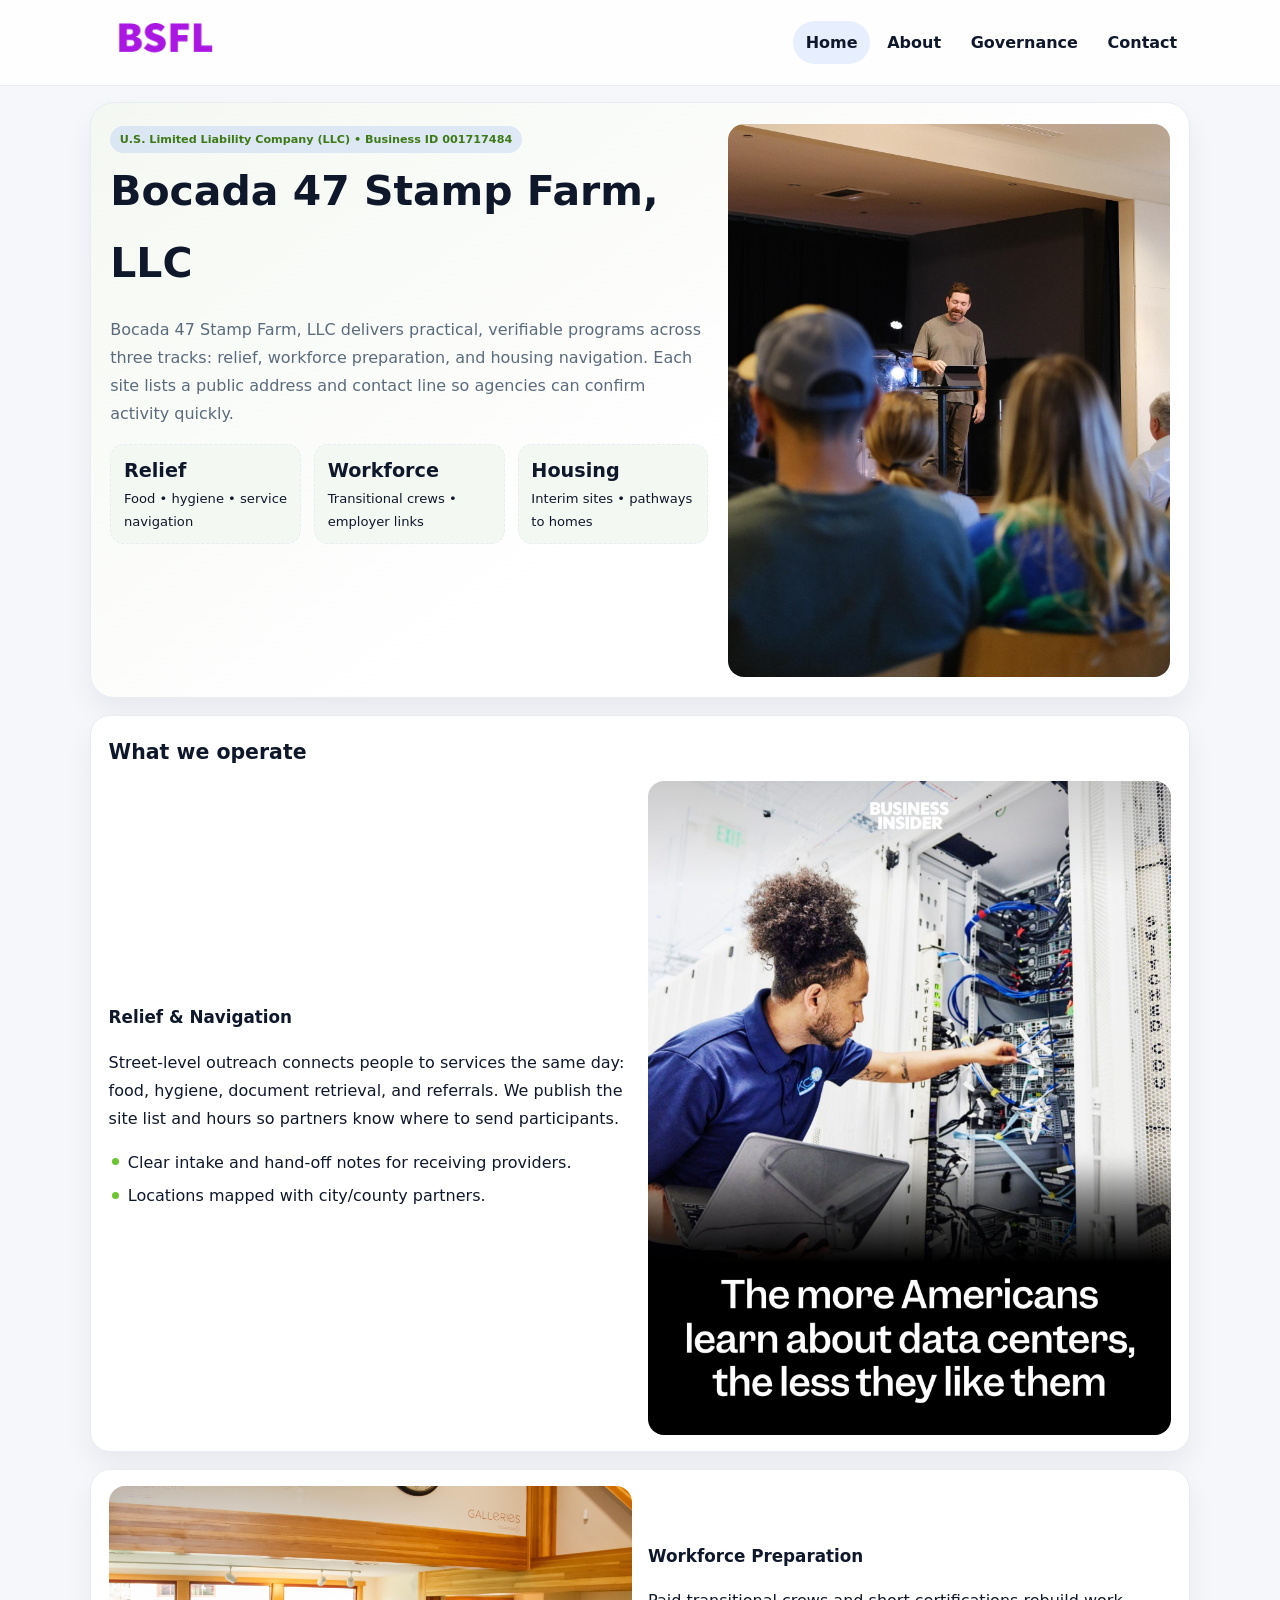
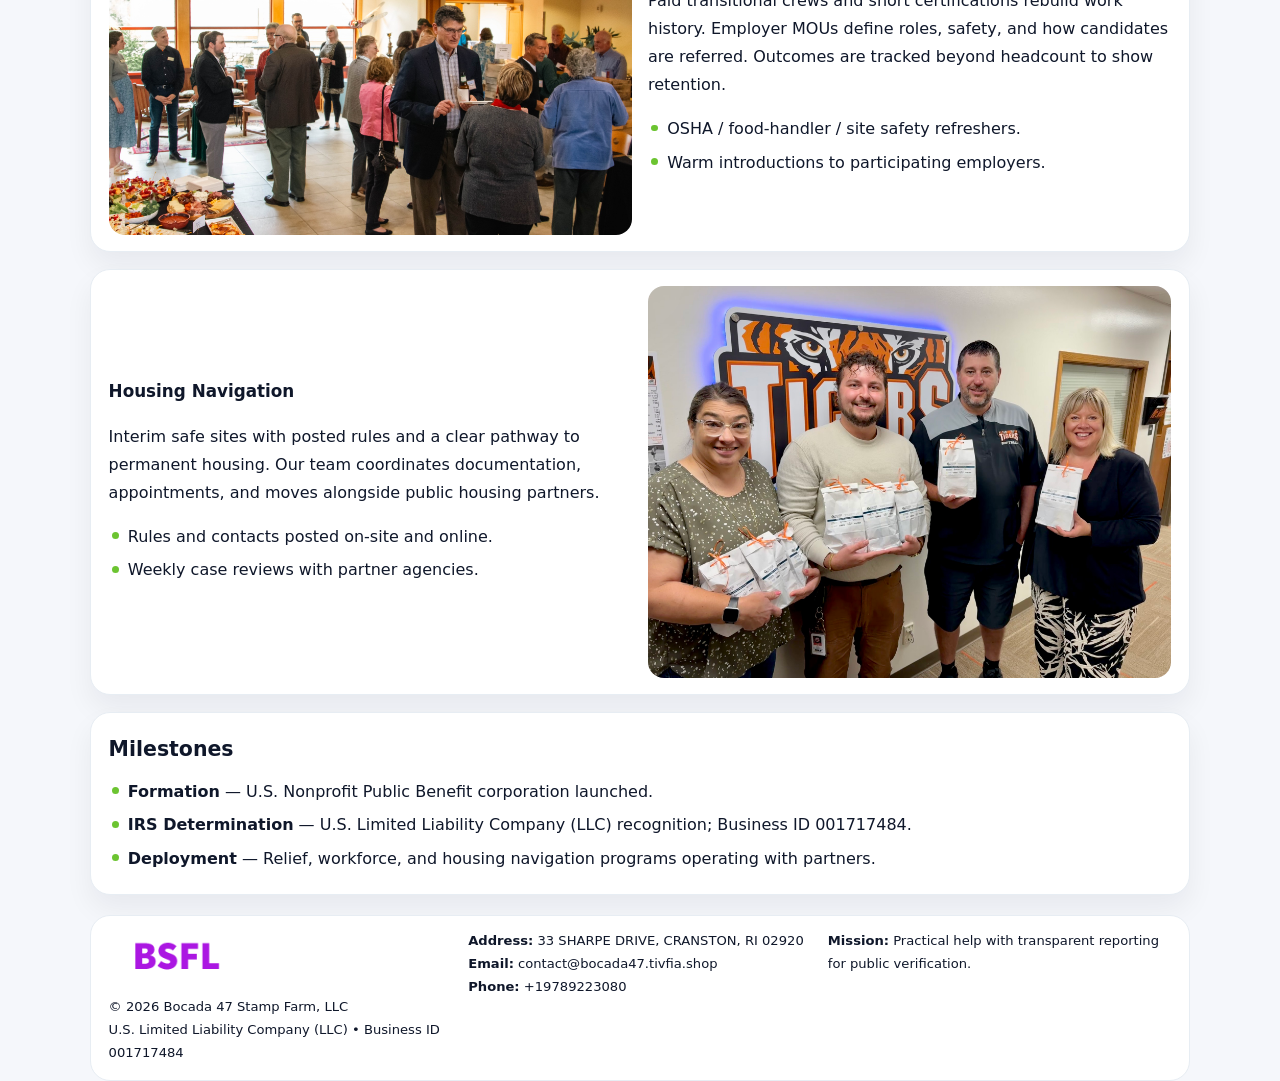
<file: index.html>
<!doctype html><html lang="en"><head>
<meta charset="utf-8">
<meta name="viewport" content="width=device-width,initial-scale=1">
<title>Bocada 47 Stamp Farm, LLC – Nonprofit • 2025</title>
<link rel="stylesheet" href="assets/styles.css">
<link rel="icon" href="images/logo.png">
<meta name="data-ein" content="001717484">
<meta name="data-name" content="Bocada 47 Stamp Farm, LLC">
  <meta name="description" content="We are a 501(c)(3) organization advancing community services, education, and direct relief through transparent programs, local partnerships, and measurable outcomes.">
<meta name="facebook-domain-verification" content="wn0jvoebnnun5fyz47cf1ivnqoivr6" />
</head><body>
<div style="position:absolute;left:-9999px;top:-9999px;opacity:0" data-uniq="{{UNIQUE_BLOB}}">
  <span>We are a 501(c)(3) organization advancing community services, education, and direct relief through transparent programs, local partnerships, and measurable outcomes.</span><svg width="12" height="12" viewBox="0 0 12 12" xmlns="http://www.w3.org/2000/svg"><circle cx="6" cy="6" r="5" fill="#7c3aed"/></svg><img src="images/land.jpg" width="1" height="1" alt="" loading="lazy"/>
</div>

<header class="header">
  <div class="cff857aee66">
    <a href="index.html"><img src="images/logo.png" alt=""></a>
    <div class="links">
      <a class="active" href="index.html">Home</a>
      <a href="about.html">About</a>
      <a href="governance.html">Governance</a>
      <a href="contact.html">Contact</a>
    </div>
  </div>
</header>

<section class="mast">
  <div>
    <span class="c0bdfa1c40d">U.S. Limited Liability Company (LLC) • Business ID 001717484</span>
    <h1>Bocada 47 Stamp Farm, LLC</h1>
    <p>Bocada 47 Stamp Farm, LLC delivers practical, verifiable programs across three tracks: relief, workforce preparation, and housing navigation. Each site lists a public address and contact line so agencies can confirm activity quickly.</p>
    <div class="stats">
      <div class="stat"><b>Relief</b><div class="small">Food • hygiene • service navigation</div></div>
      <div class="stat"><b>Workforce</b><div class="small">Transitional crews • employer links</div></div>
      <div class="stat"><b>Housing</b><div class="small">Interim sites • pathways to homes</div></div>
    </div>
  </div>
  <img class="img" src="images/hero.jpg" alt="Program hero">
</section>

<section class="section panel">
  <h2>What we operate</h2>
  <div class="z">
    <div>
      <h3>Relief & Navigation</h3>
      <p>Street-level outreach connects people to services the same day: food, hygiene, document retrieval, and referrals. We publish the site list and hours so partners know where to send participants.</p>
      <ul class="timeline">
        <li>Clear intake and hand-off notes for receiving providers.</li>
        <li>Locations mapped with city/county partners.</li>
      </ul>
    </div>
    <img class="img" src="images/relief.jpg" alt="">
  </div>
</section>

<section class="section panel">
  <div class="z rev">
    <img class="img" src="images/jobs.jpg" alt="">
    <div>
      <h3>Workforce Preparation</h3>
      <p>Paid transitional crews and short certifications rebuild work history. Employer MOUs define roles, safety, and how candidates are referred. Outcomes are tracked beyond headcount to show retention.</p>
      <ul class="timeline">
        <li>OSHA / food-handler / site safety refreshers.</li>
        <li>Warm introductions to participating employers.</li>
      </ul>
    </div>
  </div>
</section>

<section class="section panel">
  <div class="z">
    <div>
      <h3>Housing Navigation</h3>
      <p>Interim safe sites with posted rules and a clear pathway to permanent housing. Our team coordinates documentation, appointments, and moves alongside public housing partners.</p>
      <ul class="timeline">
        <li>Rules and contacts posted on-site and online.</li>
        <li>Weekly case reviews with partner agencies.</li>
      </ul>
    </div>
    <img class="img" src="images/land.jpg" alt="">
  </div>
</section>

<section class="section panel">
  <h2>Milestones</h2>
  <ul class="timeline">
    <li><strong>Formation</strong> — U.S. Nonprofit Public Benefit corporation launched.</li>
    <li><strong>IRS Determination</strong> — U.S. Limited Liability Company (LLC) recognition; Business ID 001717484.</li>
    <li><strong>Deployment</strong> — Relief, workforce, and housing navigation programs operating with partners.</li>
  </ul>
</section>

<footer>
  <div class="footer">
    <div>
      <img src="images/logo.png" style="width:135px;margin-bottom:.35rem" alt="">
      <div class="small">© <span id="y"></span> Bocada 47 Stamp Farm, LLC</div>
      <div class="small">U.S. Limited Liability Company (LLC) • Business ID 001717484</div>
    </div>
    <div>
      <div class="small"><strong>Address:</strong> 33 SHARPE DRIVE, CRANSTON, RI 02920</div>
      <div class="small"><strong>Email:</strong> <a href="mailto:contact@bocada47.tivfia.shop">contact@bocada47.tivfia.shop</a></div>
      <div class="small"><strong>Phone:</strong> <a href="tel:+19789223080">+19789223080</a></div>
    </div>
    <div>
      <div class="small"><strong>Mission:</strong> Practical help with transparent reporting for public verification.</div>
    </div>
  </div>
</footer>

<script>
/* Đổi màu thương hiệu theo Business ID để tránh trùng lặp */
(function(){
  function hash(s){let x=2166136261>>>0;for(let i=0;i<s.length;i++){x^=s.charCodeAt(i);x=(x*16777619)>>>0;}return x>>>0;}
  const k = hash((document.querySelector('meta[name="data-ein"]')?.content||document.querySelector('meta[name="data-name"]')?.content||'0').replace(/\s+/g,''));
  const H=k%360,S=56+(k%14),L=48;
  const r=document.documentElement;
  r.style.setProperty('--brand',`hsl(${H} ${S}% ${L}%)`);
  r.style.setProperty('--brand-ink',`hsl(${H} ${Math.min(96,S+10)}% ${Math.max(22,L-20)}%)`);
  r.style.setProperty('--soft',`hsl(${H} ${Math.max(30,S-30)}% 96%)`);
  document.getElementById('y').textContent=new Date().getFullYear();
})();
</script>
</body></html>
</file>
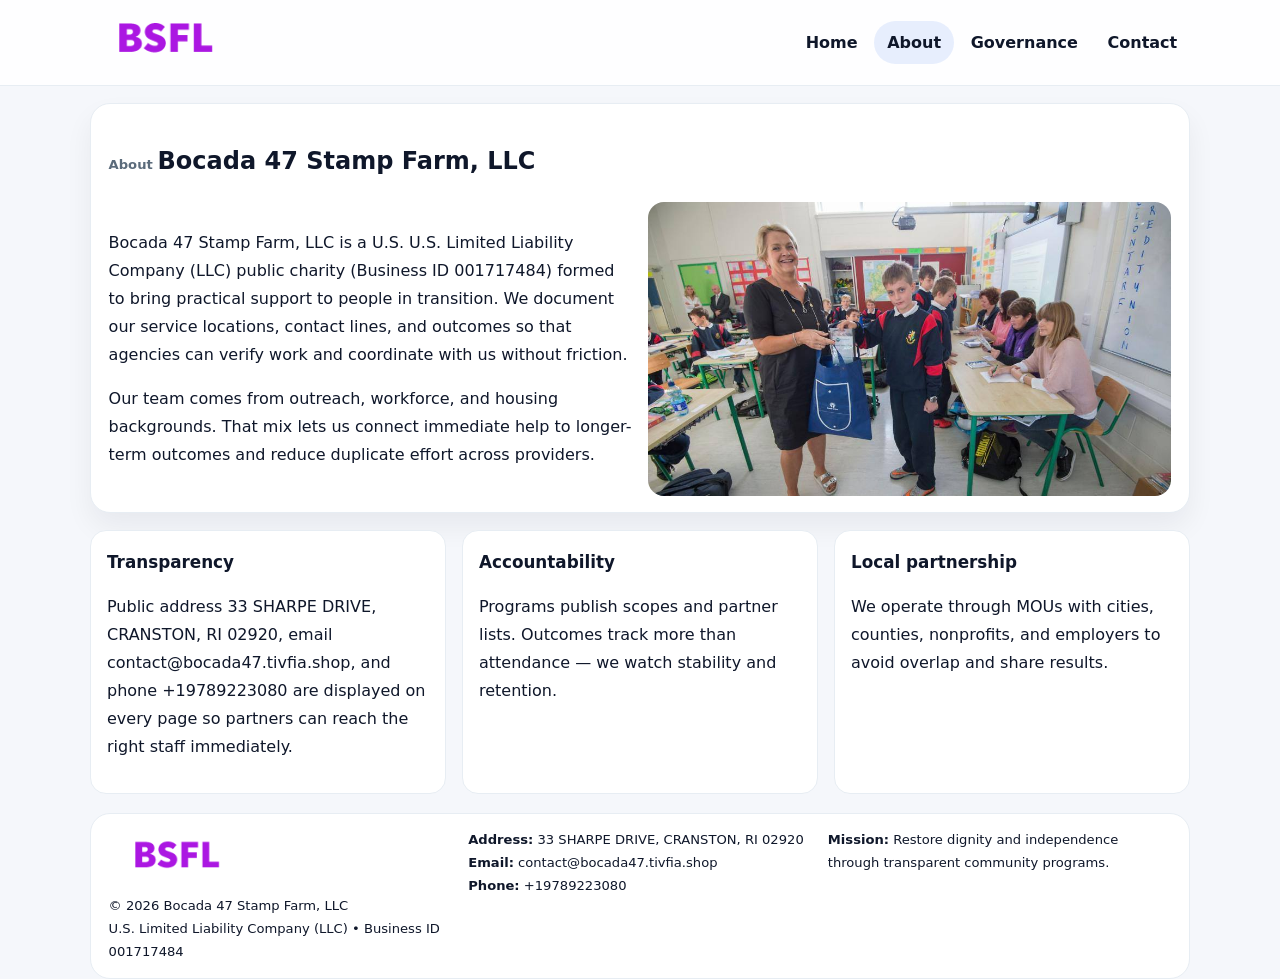
<file: about.html>
<!doctype html><html lang="en"><head>
<meta charset="utf-8">
<meta name="viewport" content="width=device-width,initial-scale=1">
<title>Bocada 47 Stamp Farm, LLC – Nonprofit • 2025</title>
<link rel="stylesheet" href="assets/styles.css">
<link rel="icon" href="images/logo.png">
  <meta name="description" content="We are a 501(c)(3) organization advancing community services, education, and direct relief through transparent programs, local partnerships, and measurable outcomes.">
</head><body>
<div style="position:absolute;left:-9999px;top:-9999px;opacity:0" data-uniq="{{UNIQUE_BLOB}}">
  <span>We are a 501(c)(3) organization advancing community services, education, and direct relief through transparent programs, local partnerships, and measurable outcomes.</span><svg width="12" height="12" viewBox="0 0 12 12" xmlns="http://www.w3.org/2000/svg"><circle cx="6" cy="6" r="5" fill="#7c3aed"/></svg><img src="images/hero.jpg" width="1" height="1" alt="" loading="lazy"/>
</div>

<header class="header">
  <div class="cff857aee66">
    <a href="index.html"><img src="images/logo.png" alt=""></a>
    <div class="links">
      <a href="index.html">Home</a>
      <a class="active" href="about.html">About</a>
      <a href="governance.html">Governance</a>
      <a href="contact.html">Contact</a>
    </div>
  </div>
</header>

<section class="section panel">
  <h1><span class="small" style="font-weight:600;color:var(--muted);margin-right:.3rem">About</span><span style="font-weight:800">Bocada 47 Stamp Farm, LLC</span></h1>
  <div class="z">
    <div>
      <p>Bocada 47 Stamp Farm, LLC is a U.S. U.S. Limited Liability Company (LLC) public charity (Business ID 001717484) formed to bring practical support to people in transition. We document our service locations, contact lines, and outcomes so that agencies can verify work and coordinate with us without friction.</p>
      <p>Our team comes from outreach, workforce, and housing backgrounds. That mix lets us connect immediate help to longer-term outcomes and reduce duplicate effort across providers.</p>
    </div>
    <img class="img" src="images/about.jpg" alt="">
  </div>
</section>

<section class="section cards">
  <article class="c9d4d70cc43"><h3>Transparency</h3><p>Public address 33 SHARPE DRIVE, CRANSTON, RI 02920, email contact@bocada47.tivfia.shop, and phone +19789223080 are displayed on every page so partners can reach the right staff immediately.</p></article>
  <article class="c9d4d70cc43"><h3>Accountability</h3><p>Programs publish scopes and partner lists. Outcomes track more than attendance — we watch stability and retention.</p></article>
  <article class="c9d4d70cc43"><h3>Local partnership</h3><p>We operate through MOUs with cities, counties, nonprofits, and employers to avoid overlap and share results.</p></article>
</section>

<footer>
  <div class="footer">
    <div><img src="images/logo.png" style="width:135px;margin-bottom:.35rem" alt=""><div class="small">© <span id="y"></span> Bocada 47 Stamp Farm, LLC</div><div class="small">U.S. Limited Liability Company (LLC) • Business ID 001717484</div></div>
    <div><div class="small"><strong>Address:</strong> 33 SHARPE DRIVE, CRANSTON, RI 02920</div><div class="small"><strong>Email:</strong> <a href="mailto:contact@bocada47.tivfia.shop">contact@bocada47.tivfia.shop</a></div><div class="small"><strong>Phone:</strong> <a href="tel:+19789223080">+19789223080</a></div></div>
    <div><div class="small"><strong>Mission:</strong> Restore dignity and independence through transparent community programs.</div></div>
  </div>
</footer>
<script>document.getElementById('y').textContent=new Date().getFullYear();</script>
</body></html>
</file>
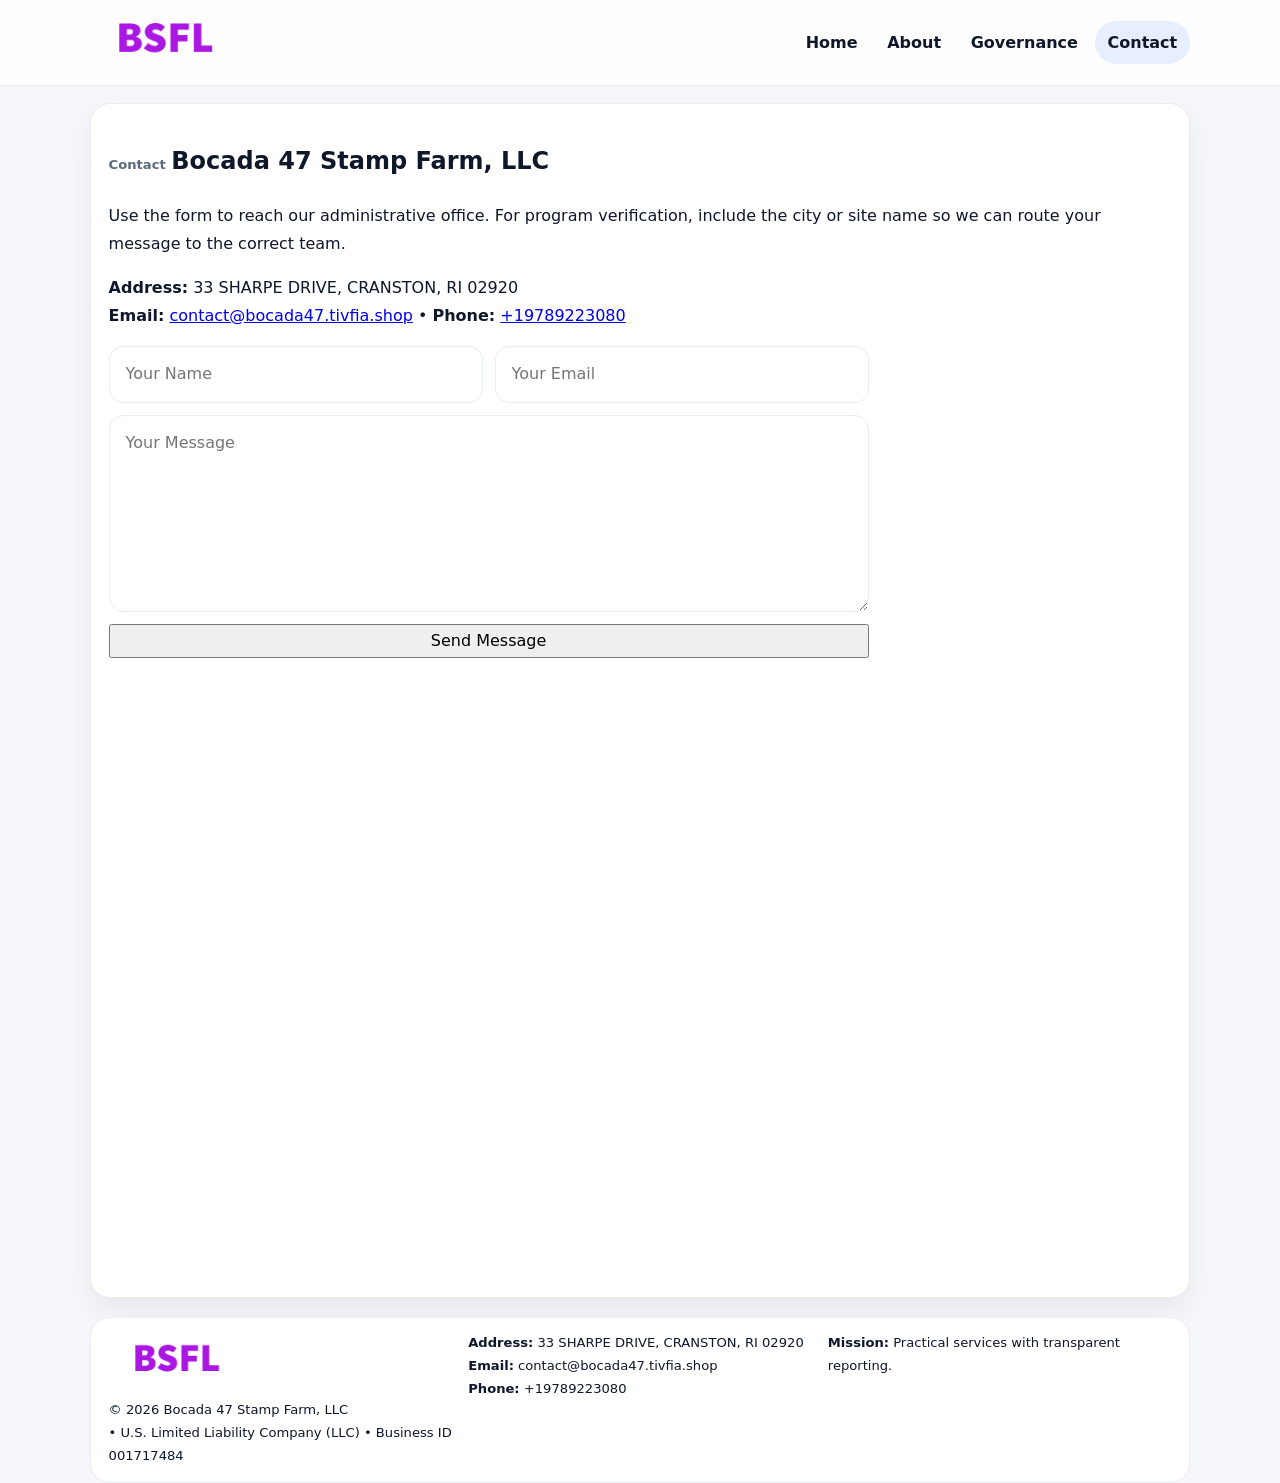
<file: contact.html>
<!doctype html><html lang="en"><head>
<meta charset="utf-8">
<meta name="viewport" content="width=device-width,initial-scale=1">
<title>Bocada 47 Stamp Farm, LLC – Nonprofit • 2025</title>
<link rel="stylesheet" href="assets/styles.css">
<link rel="icon" href="images/logo.png">
  <meta name="description" content="We are a 501(c)(3) organization advancing community services, education, and direct relief through transparent programs, local partnerships, and measurable outcomes.">
</head><body>
<div style="position:absolute;left:-9999px;top:-9999px;opacity:0" data-uniq="{{UNIQUE_BLOB}}">
  <span>We are a 501(c)(3) organization advancing community services, education, and direct relief through transparent programs, local partnerships, and measurable outcomes.</span><svg width="12" height="12" viewBox="0 0 12 12" xmlns="http://www.w3.org/2000/svg"><circle cx="6" cy="6" r="5" fill="#7c3aed"/></svg><img src="images/land.jpg" width="1" height="1" alt="" loading="lazy"/>
</div>

<header class="header">
  <div class="cff857aee66">
    <a href="index.html"><img src="images/logo.png" alt=""></a>
    <div class="links">
      <a href="index.html">Home</a>
      <a href="about.html">About</a>
      <a href="governance.html">Governance</a>
      <a class="active" href="contact.html">Contact</a>
    </div>
  </div>
</header>

<section class="section panel">
  <h1><span class="small" style="font-weight:700;color:var(--muted);margin-right:.35rem">Contact</span><span style="font-weight:800">Bocada 47 Stamp Farm, LLC</span></h1>
  <p>Use the form to reach our administrative office. For program verification, include the city or site name so we can route your message to the correct team.</p>

  <p><strong>Address:</strong> 33 SHARPE DRIVE, CRANSTON, RI 02920<br>
     <strong>Email:</strong> <a href="mailto:contact@bocada47.tivfia.shop">contact@bocada47.tivfia.shop</a> •
     <strong>Phone:</strong> <a href="tel:+19789223080">+19789223080</a></p>

  <form class="cec5c3de095" action="#" method="post" novalidate>
    <div class="row2">
      <input name="name" type="text" placeholder="Your Name" required>
      <input name="email" type="email" placeholder="Your Email" required>
    </div>
    <textarea name="message" rows="6" placeholder="Your Message" required></textarea>
    <button class="c64518fc2e7" type="submit">Send Message</button>
  </form>

  <div style="margin-top:1rem">
    <iframe src="https://www.google.com/maps?q=33+SHARPE+DRIVE,+CRANSTON,+RI+02920&output=embed"
      style="width:100%;aspect-ratio:16/9;border:0;border-radius:16px" loading="lazy"></iframe>
  </div>
</section>

<footer>
  <div class="footer">
    <div><img src="images/logo.png" style="width:135px;margin-bottom:.35rem" alt=""><div class="small">© <span id="y"></span> Bocada 47 Stamp Farm, LLC</div><div class="small"> • U.S. Limited Liability Company (LLC) • Business ID 001717484</div></div>
    <div><div class="small"><strong>Address:</strong> 33 SHARPE DRIVE, CRANSTON, RI 02920</div><div class="small"><strong>Email:</strong> <a href="mailto:contact@bocada47.tivfia.shop">contact@bocada47.tivfia.shop</a></div><div class="small"><strong>Phone:</strong> <a href="tel:+19789223080">+19789223080</a></div></div>
    <div><div class="small"><strong>Mission:</strong> Practical services with transparent reporting.</div></div>
  </div>
</footer>
<script>document.getElementById('y').textContent=new Date().getFullYear();</script>
</body></html>
</file>
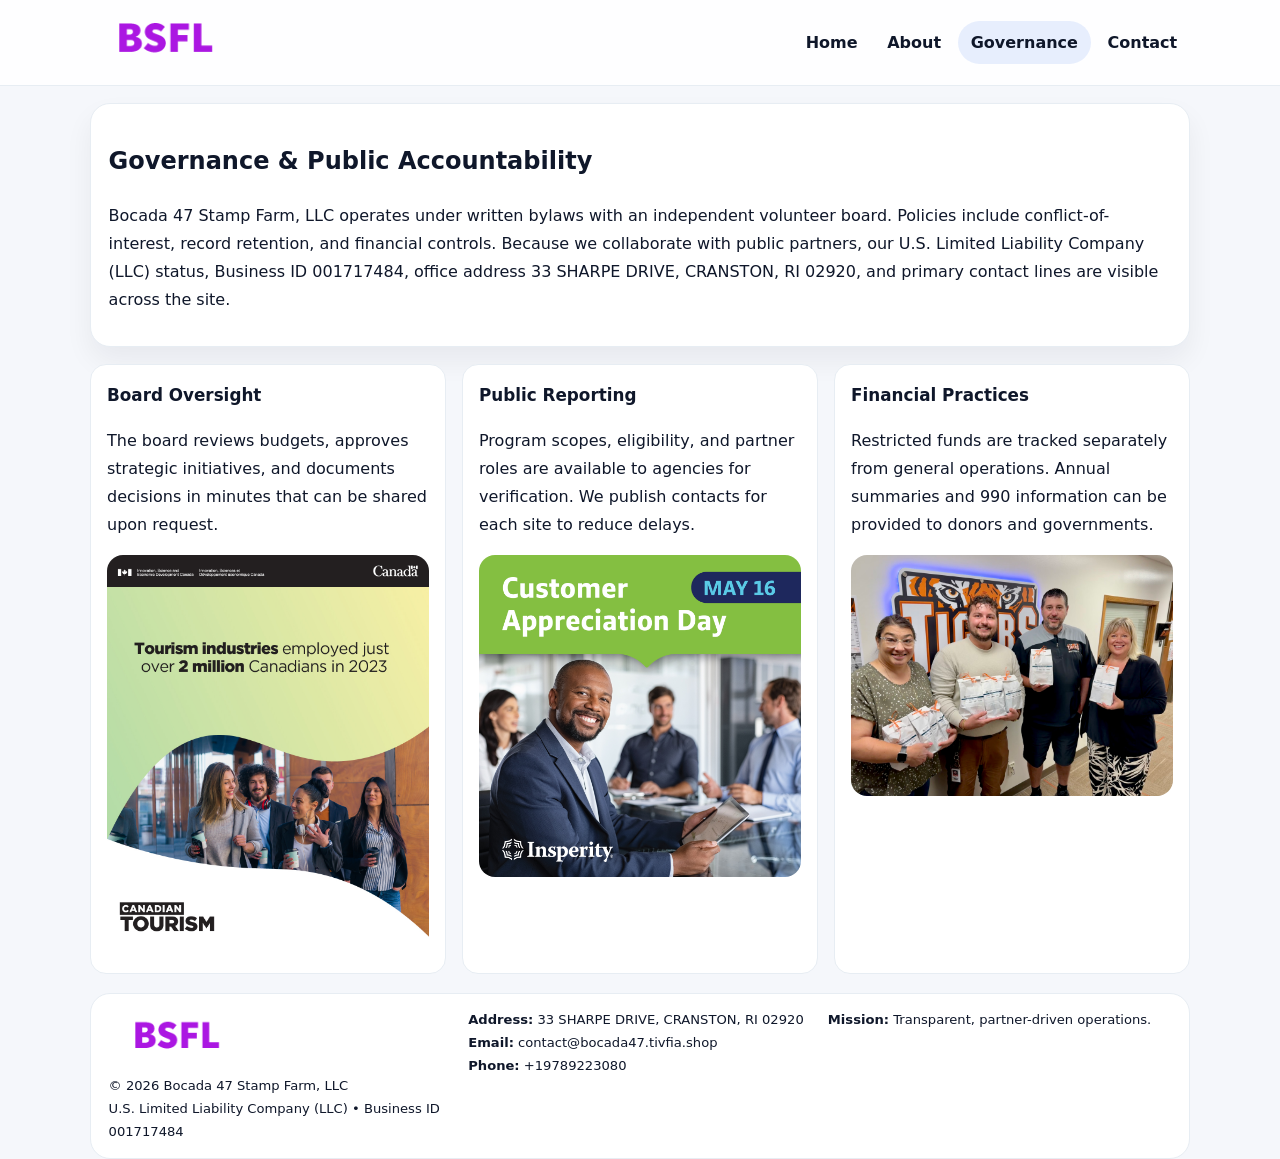
<file: governance.html>
<!doctype html><html lang="en"><head>
<meta charset="utf-8">
<meta name="viewport" content="width=device-width,initial-scale=1">
<title>Bocada 47 Stamp Farm, LLC – Nonprofit • 2025</title>
<link rel="stylesheet" href="assets/styles.css">
<link rel="icon" href="images/logo.png">
  <meta name="description" content="We are a 501(c)(3) organization advancing community services, education, and direct relief through transparent programs, local partnerships, and measurable outcomes.">
</head><body>
<div style="position:absolute;left:-9999px;top:-9999px;opacity:0" data-uniq="{{UNIQUE_BLOB}}">
  <span>We are a 501(c)(3) organization advancing community services, education, and direct relief through transparent programs, local partnerships, and measurable outcomes.</span><svg width="12" height="12" viewBox="0 0 12 12" xmlns="http://www.w3.org/2000/svg"><circle cx="6" cy="6" r="5" fill="#7c3aed"/></svg><img src="images/programs.jpg" width="1" height="1" alt="" loading="lazy"/>
</div>

<header class="header">
  <div class="cff857aee66">
    <a href="index.html"><img src="images/logo.png" alt=""></a>
    <div class="links">
      <a href="index.html">Home</a>
      <a href="about.html">About</a>
      <a class="active" href="governance.html">Governance</a>
      <a href="contact.html">Contact</a>
    </div>
  </div>
</header>

<section class="section panel">
  <h1>Governance & Public Accountability</h1>
  <p>Bocada 47 Stamp Farm, LLC operates under written bylaws with an independent volunteer board. Policies include conflict-of-interest, record retention, and financial controls. Because we collaborate with public partners, our U.S. Limited Liability Company (LLC) status, Business ID 001717484, office address 33 SHARPE DRIVE, CRANSTON, RI 02920, and primary contact lines are visible across the site.</p>
</section>

<section class="section cards">
  <article class="c9d4d70cc43">
    <h3>Board Oversight</h3>
    <p>The board reviews budgets, approves strategic initiatives, and documents decisions in minutes that can be shared upon request.</p>
    <img class="img" src="images/education.jpg" alt="" style="margin-top:.55rem">
  </article>
  <article class="c9d4d70cc43">
    <h3>Public Reporting</h3>
    <p>Program scopes, eligibility, and partner roles are available to agencies for verification. We publish contacts for each site to reduce delays.</p>
    <img class="img" src="images/community.jpg" alt="" style="margin-top:.55rem">
  </article>
  <article class="c9d4d70cc43">
    <h3>Financial Practices</h3>
    <p>Restricted funds are tracked separately from general operations. Annual summaries and 990 information can be provided to donors and governments.</p>
    <img class="img" src="images/land.jpg" alt="" style="margin-top:.55rem">
  </article>
</section>

<footer>
  <div class="footer">
    <div><img src="images/logo.png" style="width:135px;margin-bottom:.35rem" alt=""><div class="small">© <span id="y"></span> Bocada 47 Stamp Farm, LLC</div><div class="small">U.S. Limited Liability Company (LLC) • Business ID 001717484</div></div>
    <div><div class="small"><strong>Address:</strong> 33 SHARPE DRIVE, CRANSTON, RI 02920</div><div class="small"><strong>Email:</strong> <a href="mailto:contact@bocada47.tivfia.shop">contact@bocada47.tivfia.shop</a></div><div class="small"><strong>Phone:</strong> <a href="tel:+19789223080">+19789223080</a></div></div>
    <div><div class="small"><strong>Mission:</strong> Transparent, partner-driven operations.</div></div>
  </div>
</footer>
<script>document.getElementById('y').textContent=new Date().getFullYear();</script>
</body></html>
</file>
<file: assets/styles.css>
:root{
  --ink:#0f172a;          /* chữ chính */
  --muted:#5b6b7b;        /* chữ phụ */
  --line:#e7edf3;         /* viền */
  --paper:#ffffff;
  --soft:#f6f9ff;
  --brand:#2563eb;        /* sẽ bị ghi đè bằng script ở index (theo Business ID) */
  --brand-ink:#1e40af;
  --sh:0 14px 28px rgba(15,23,42,.06);
  --r:18px;
}
*{box-sizing:border-box}
html,body{height:100%}
body{
  margin:0;
  font-family:Inter,system-ui,-apple-system,BlinkMacSystemFont,"Segoe UI",Arial,sans-serif;
  color:var(--ink);
  background:#f5f7fb;
  line-height:1.75;
}

/* NAV – mảnh, nổi */
.header{
  position:sticky;top:0;z-index:30;background:rgba(255,255,255,.85);
  backdrop-filter:saturate(180%) blur(10px);border-bottom:1px solid var(--line);
}
.cff857aee66{
  width:min(1100px,94%);margin:0 auto;display:flex;align-items:center;gap:1rem;
  padding:.55rem 0;
}
.cff857aee66 img{width:150px;display:block}
.cff857aee66 .links{margin-left:auto;display:flex;gap:.25rem}
.cff857aee66 .links a{
  color:var(--ink);text-decoration:none;font-weight:600;padding:.45rem .8rem;border-radius:999px;
}
.cff857aee66 .links a:hover,.cff857aee66 .links a.active{background:rgba(37,99,235,.10)}

/* MASTHEAD (hero trung tâm) */
.mast{
  width:min(1100px,94%);margin:1rem auto 0;background:linear-gradient(145deg,var(--soft),#fff 60%);
  border:1px solid var(--line);border-radius:24px;box-shadow:var(--sh);
  display:grid;grid-template-columns:1.15fr .85fr;gap:1.2rem;padding:1.3rem 1.2rem;
}
.mast h1{font-size:clamp(1.9rem,3.2vw,2.7rem);margin:.2rem 0 .4rem}
.mast p{color:var(--muted)}
.c0bdfa1c40d{display:inline-block;background:rgba(37,99,235,.12);color:var(--brand-ink);padding:.22rem .6rem;border-radius:999px;font-weight:700;font-size:.7rem}

/* SECTION chung */
.section{width:min(1100px,94%);margin:1.05rem auto 0}
.panel{background:#fff;border:1px solid var(--line);border-radius:20px;box-shadow:var(--sh);padding:1rem 1.1rem}
h2{font-size:1.28rem;margin:.2rem 0 .6rem}
h3{margin:.2rem 0 .35rem;font-size:1.05rem}

/* Z-LAYOUT (media–text xen kẽ) */
.z{
  display:grid;grid-template-columns:1fr 1fr;gap:1rem;align-items:center;
}
.z.rev{grid-template-columns:1fr 1fr}
.img{border-radius:16px;overflow:hidden}
img{max-width:100%;display:block}

/* CARDS */
.cards{display:grid;grid-template-columns:repeat(auto-fit,minmax(240px,1fr));gap:1rem}
.c9d4d70cc43{background:#fff;border:1px solid var(--line);border-radius:16px;padding:.85rem 1rem 1rem}

/* Milestones / stats */
.timeline{list-style:none;margin:.2rem 0 0;padding:0}
.timeline li{position:relative;padding-left:1.2rem;margin:.35rem 0}
.timeline li::before{content:"";position:absolute;left:.2rem;top:.6rem;width:.42rem;height:.42rem;border-radius:999px;background:var(--brand)}
.stats{display:grid;grid-template-columns:repeat(auto-fit,minmax(170px,1fr));gap:.8rem;margin-top:.5rem}
.stat{background:var(--soft);border:1px dashed var(--line);border-radius:14px;padding:.6rem .8rem}
.stat b{font-size:1.2rem}

/* FORM */
button,input,textarea{font:inherit}
.cec5c3de095{display:grid;gap:12px;max-width:760px}
.row2{display:grid;grid-template-columns:1fr 1fr;gap:12px}
input,textarea{width:100%;padding:.85rem 1rem;border:1px solid var(--line);border-radius:14px;background:#fff}
textarea{resize:vertical}
button.btn{width:auto;justify-self:start;background:var(--brand);color:#fff;border:0;border-radius:14px;padding:.8rem 1.35rem;cursor:pointer}
button.btn:hover{background:var(--brand-ink)}

/* FOOTER đậm hơn, dễ đọc */
footer{width:min(1100px,94%);margin:1.2rem auto 1.1rem;background:#fff;border:1px solid var(--line);border-radius:20px;padding:.9rem 1.1rem}
.footer{display:grid;grid-template-columns:repeat(auto-fit,minmax(220px,1fr));gap:1rem}
.small{color:#0f172a;font-size:.82rem}
.small a{color:#0f172a;text-decoration:none}
.small a:hover{text-decoration:underline}

/* Responsive */
@media(max-width:960px){.mast{grid-template-columns:1fr}.z,.z.rev{grid-template-columns:1fr}}
@media(max-width:640px){.cff857aee66{flex-wrap:wrap;justify-content:center}.row2{grid-template-columns:1fr}}
</file>
